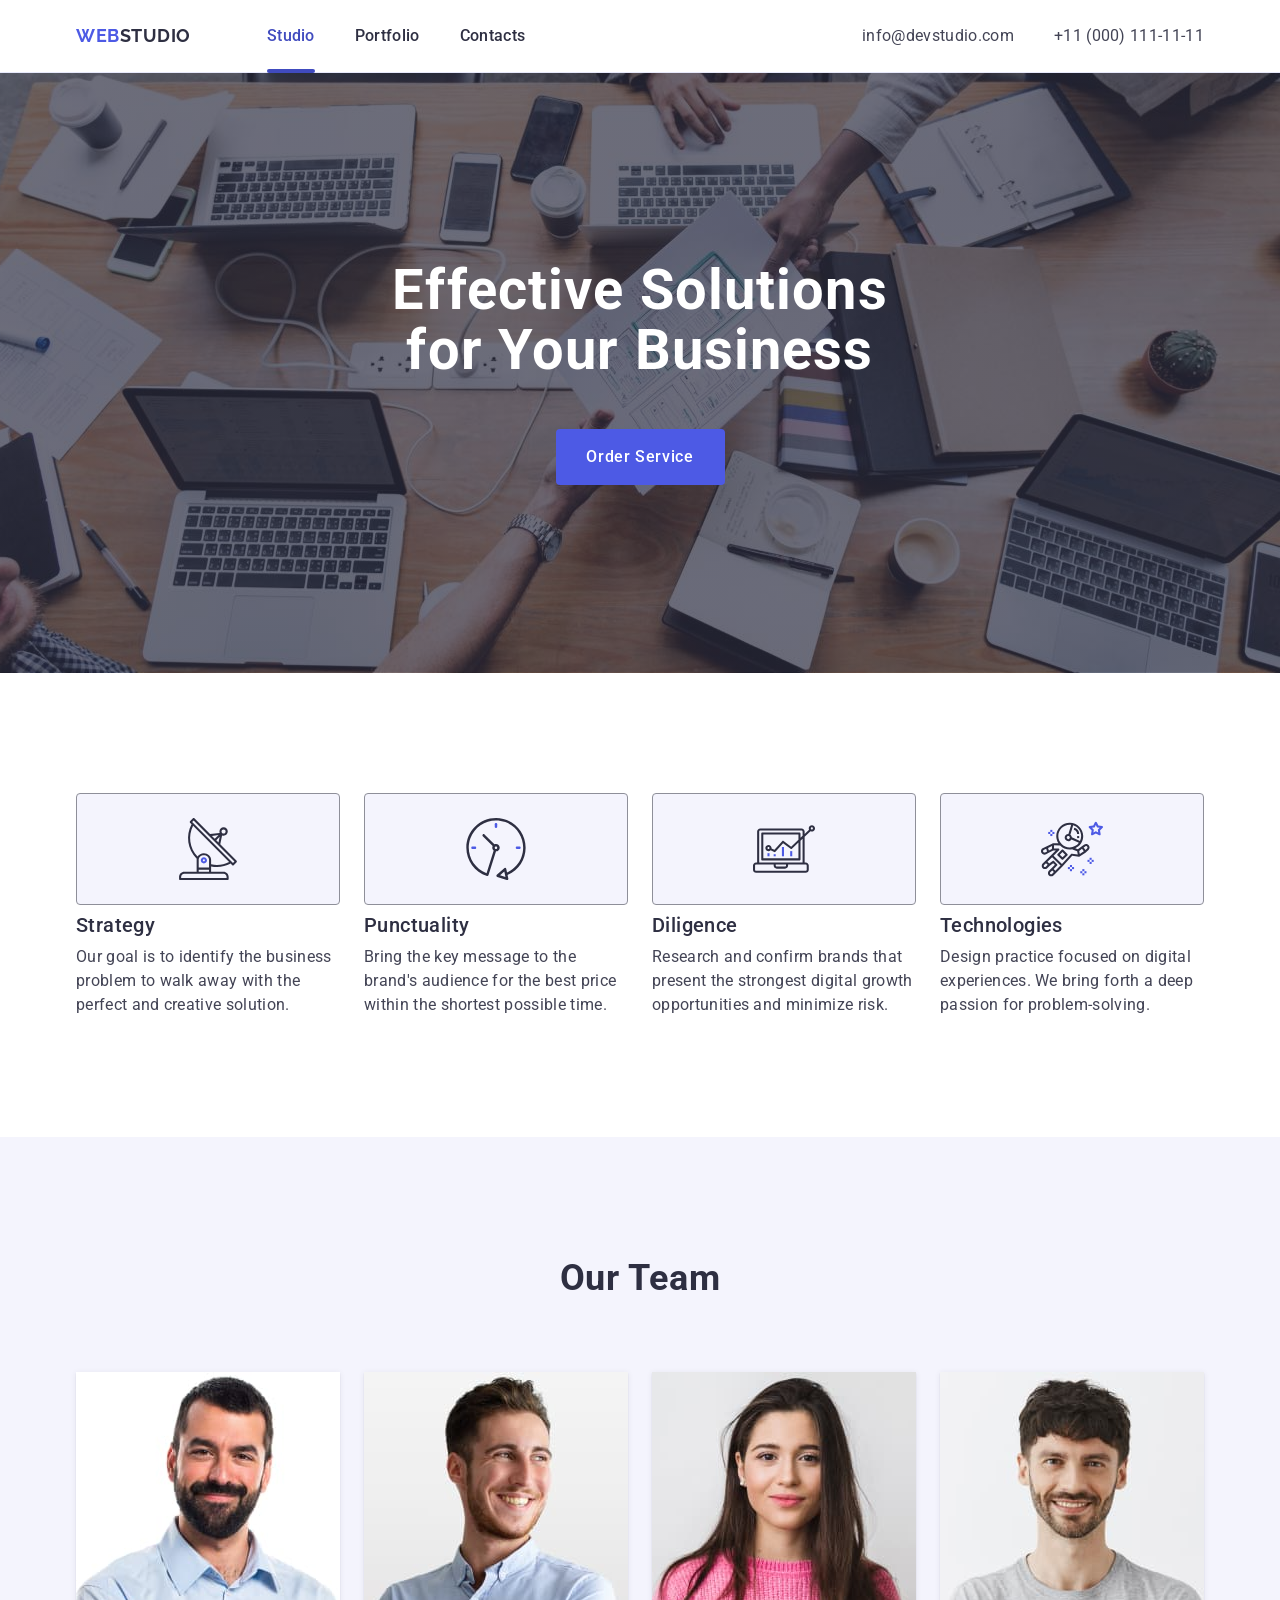
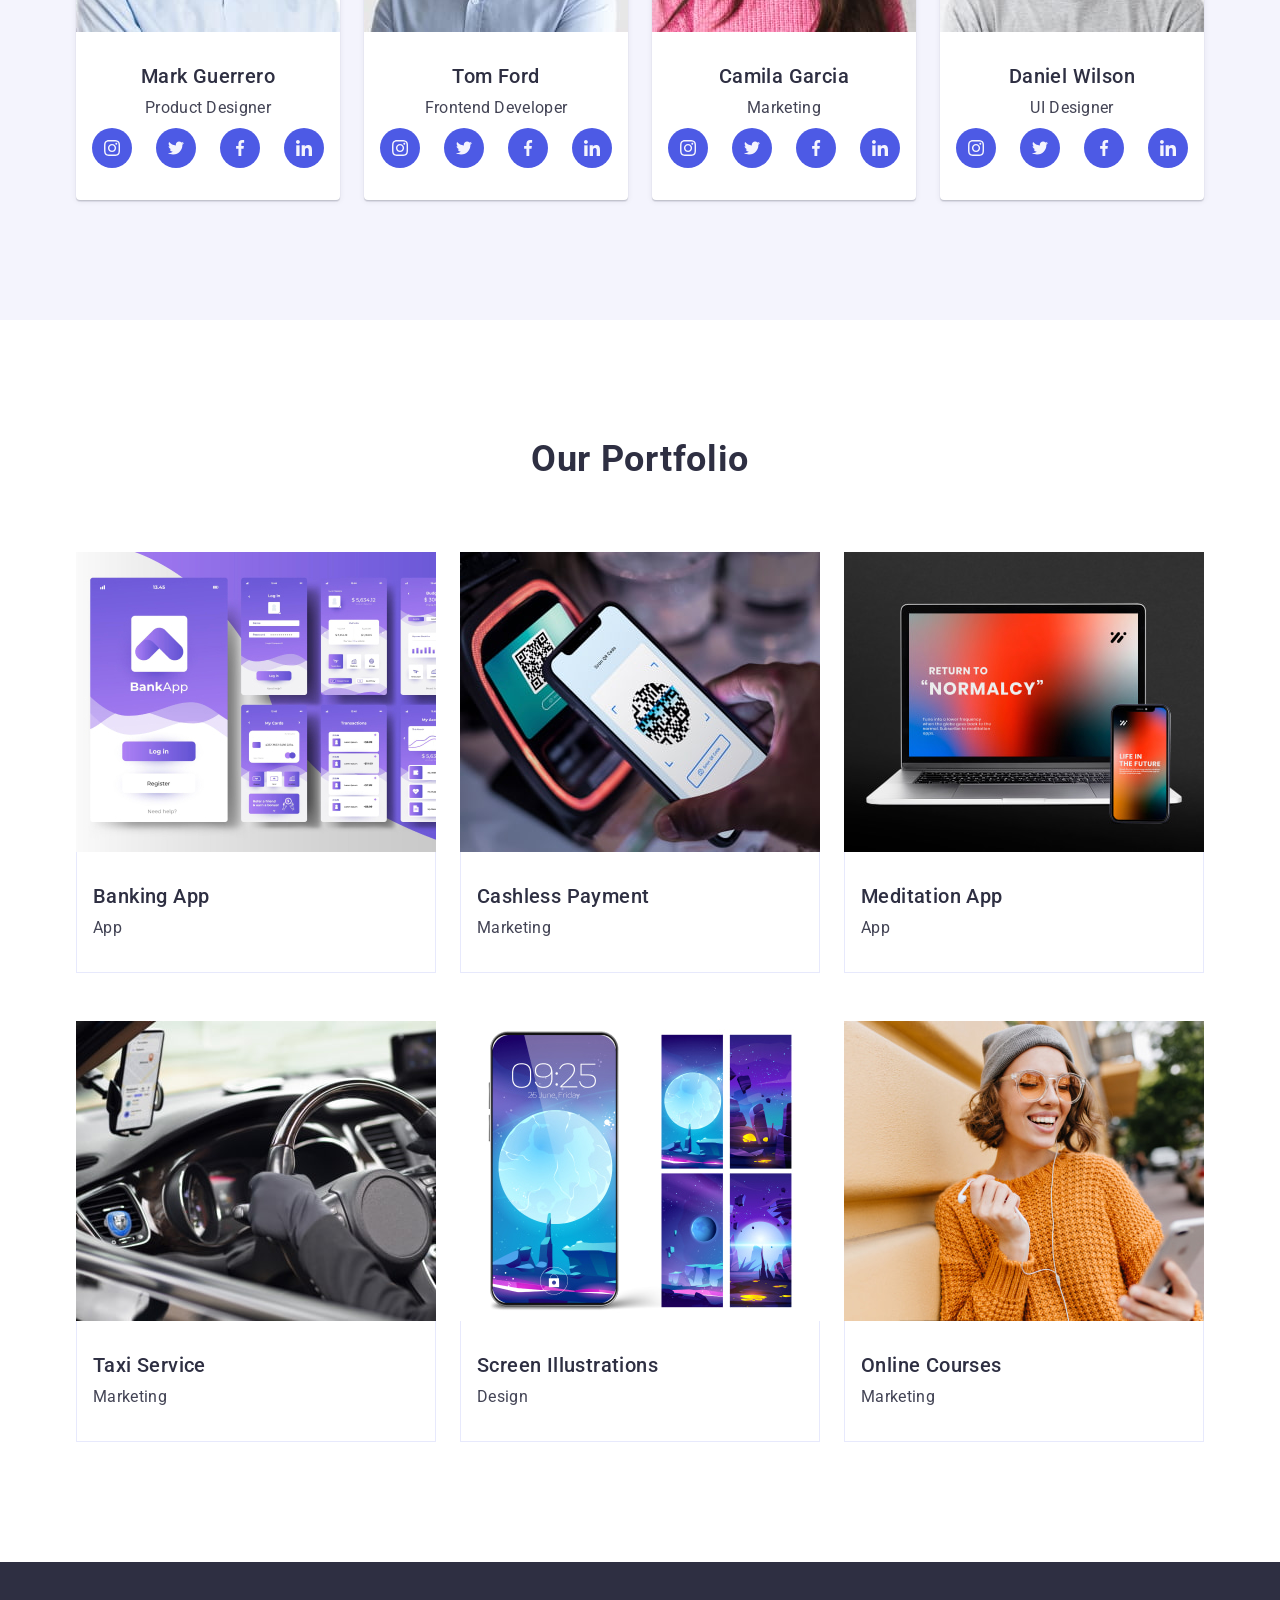
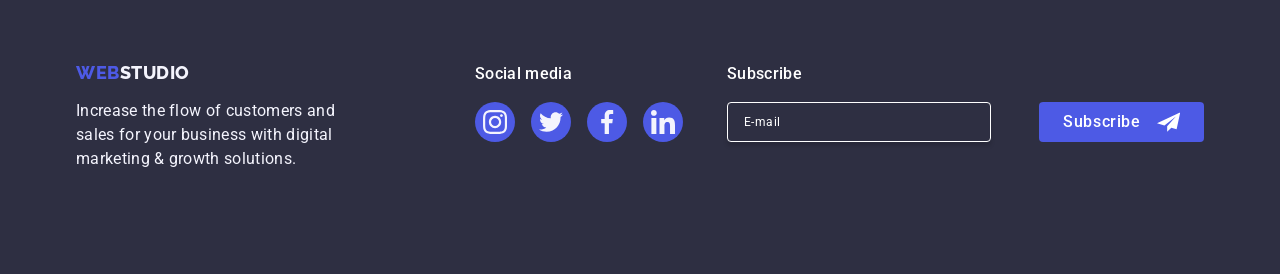
<file: index.html>
<!DOCTYPE html>
<html lang="en">
  <head>
    <meta charset="UTF-8" />
    <meta name="viewport" content="width=device-width, initial-scale=1.0" />
    <meta name="description" content="Web Studio" />
    <link
      rel="stylesheet"
      href="https://cdnjs.cloudflare.com/ajax/libs/modern-normalize/3.0.1/modern-normalize.min.css"
      integrity="sha512-q6WgHqiHlKyOqslT/lgBgodhd03Wp4BEqKeW6nNtlOY4quzyG3VoQKFrieaCeSnuVseNKRGpGeDU3qPmabCANg=="
      crossorigin="anonymous"
      referrerpolicy="no-referrer"
    />
    <link href="./css/styles.css" rel="stylesheet" type="text/css" />
    <link rel="preconnect" href="https://fonts.googleapis.com" />
    <link rel="preconnect" href="https://fonts.gstatic.com" crossorigin />
    <link
      href="https://fonts.googleapis.com/css2?family=Raleway:wght@700&family=Roboto:wght@400;500;700;900&display=swap"
      rel="stylesheet"
    />
    <title>Web Studio</title>
  </head>

  <body>
    <header class="main-header">
      <div class="container header-container">
        <nav class="site-nav">
          <a class="logo link" href="./index.html"
            >WEB<span class="text-logo-studio">Studio</span></a
          >

          <ul class="menu list">
            <li class="navigation-menu-item">
              <a class="studio-link link active" href="./index.html">Studio</a>
            </li>
            <li class="navigation-menu-item">
              <a class="portfolio-link link" href="./portfolio.html"
                >Portfolio</a
              >
            </li>
            <li class="navigation-menu-item">
              <a class="contacts-link link" href="">Contacts</a>
            </li>
          </ul>
        </nav>

        <address class="contacts">
          <ul class="contacts list">
            <li class="contacts item">
              <a class="email link" href="mailto:info@devstudio.com"
                >info@devstudio.com</a
              >
            </li>
            <li class="contacts item">
              <a class="email link" href="tel:+110001111111"
                >+11 (000) 111-11-11</a
              >
            </li>
          </ul>
        </address>
      </div>
    </header>

    <main>
      <!-- FIRST MAIN SECTION  -->

      <section class="hero-section">
        <div class="container hero-container">
          <h1 class="first-header">Effective Solutions for Your Business</h1>
          <button class="order-service-button" type="button" data-modal-open>
            Order Service
          </button>
        </div>
      </section>

      <!-- SECOND SECTION  -->
      <section class="section second-section">
        <div class="container">
          <!-- THERES NO HEADER BUT VALIDATOR ASKS FOR IT THERES NO HEADER BUT VALIDATOR ASKS FOR IT THERES NO HEADER BUT VALIDATOR ASKS FOR IT -->
          <h2 class="visually-hidden">Features</h2>
          <!-- THERES NO HEADER BUT VALIDATOR ASKS FOR IT THERES NO HEADER BUT VALIDATOR ASKS FOR IT THERES NO HEADER BUT VALIDATOR ASKS FOR IT -->
          <ul class="list second-section">
            <li class="second-section list-item">
              <div class="feature-list-item-container">
                <svg width="64" height="64">
                  <use href="./images/icons.svg#icon-antenna"></use>
                </svg>
              </div>
              <h3 class="third-header">Strategy</h3>
              <p class="about-our-work">
                Our goal is to identify the business problem to walk away with
                the perfect and creative solution.
              </p>
            </li>
            <li class="second-section list-item">
              <div class="feature-list-item-container">
                <svg width="64" height="64">
                  <use href="./images/icons.svg#icon-clock"></use>
                </svg>
              </div>
              <h3 class="third-header">Punctuality</h3>
              <p class="about-our-work">
                Bring the key message to the brand's audience for the best price
                within the shortest possible time.
              </p>
            </li>
            <li class="second-section list-item">
              <div class="feature-list-item-container">
                <svg width="64" height="64">
                  <use href="./images/icons.svg#icon-diagram"></use>
                </svg>
              </div>
              <h3 class="third-header">Diligence</h3>
              <p class="about-our-work">
                Research and confirm brands that present the strongest digital
                growth opportunities and minimize risk.
              </p>
            </li>
            <li class="second-section list-item">
              <div class="feature-list-item-container">
                <svg width="64" height="64">
                  <use href="./images/icons.svg#icon-astronaut"></use>
                </svg>
              </div>
              <h3 class="third-header">Technologies</h3>
              <p class="about-our-work">
                Design practice focused on digital experiences. We bring forth a
                deep passion for problem-solving.
              </p>
            </li>
          </ul>
        </div>
      </section>

      <!-- SECTION THREE  -->
      <section class="section third-section">
        <div class="container third-container">
          <h2 class="second-header">Our Team</h2>
          <ul class="list third-section">
            <li class="underlist">
              <img
                src="./images/team/mark_g.jpg"
                width="264"
                height="260"
                alt="Mark Guerrero"
              />
              <div class="position-container">
                <h3 class="third-header">Mark Guerrero</h3>
                <p class="about-our-work">Product Designer</p>
                <ul class="social-list">
                  <li class="social-list-item list">
                    <a class="social-list-link" href="">
                      <svg class="social-list-icon" width="16" height="16">
                        <use
                          href="./images/icons.svg#icon-instagram"
                        ></use></svg
                    ></a>
                  </li>
                  <li class="social-list-item list">
                    <a class="social-list-link" href="">
                      <svg class="social-list-icon" width="16" height="16">
                        <use href="./images/icons.svg#icon-twitter"></use></svg
                    ></a>
                  </li>
                  <li class="social-list-item list">
                    <a class="social-list-link" href="">
                      <svg class="social-list-icon" width="16" height="16">
                        <use href="./images/icons.svg#icon-facebook"></use></svg
                    ></a>
                  </li>
                  <li class="social-list-item list">
                    <a class="social-list-link" href="">
                      <svg class="social-list-icon" width="16" height="16">
                        <use href="./images/icons.svg#icon-linkedin"></use></svg
                    ></a>
                  </li>
                </ul>
              </div>
            </li>
            <li class="underlist">
              <img
                src="./images/team/tom_f.jpg"
                width="264"
                height="260"
                alt="Tom Ford"
              />
              <div class="position-container">
                <h3 class="third-header">Tom Ford</h3>
                <p class="about-our-work">Frontend Developer</p>
                <ul class="social-list">
                  <li class="social-list-item list">
                    <a class="social-list-link" href="">
                      <svg class="social-list-icon" width="16" height="16">
                        <use
                          href="./images/icons.svg#icon-instagram"
                        ></use></svg
                    ></a>
                  </li>
                  <li class="social-list-item list">
                    <a class="social-list-link" href="">
                      <svg class="social-list-icon" width="16" height="16">
                        <use href="./images/icons.svg#icon-twitter"></use></svg
                    ></a>
                  </li>
                  <li class="social-list-item list">
                    <a class="social-list-link" href="">
                      <svg class="social-list-icon" width="16" height="16">
                        <use href="./images/icons.svg#icon-facebook"></use></svg
                    ></a>
                  </li>
                  <li class="social-list-item list">
                    <a class="social-list-link" href="">
                      <svg class="social-list-icon" width="16" height="16">
                        <use href="./images/icons.svg#icon-linkedin"></use></svg
                    ></a>
                  </li>
                </ul>
              </div>
            </li>
            <li class="underlist">
              <img
                src="./images/team/camila_g.jpg"
                width="264"
                height="260"
                alt="Camila Garcia"
              />
              <div class="position-container">
                <h3 class="third-header">Camila Garcia</h3>
                <p class="about-our-work">Marketing</p>
                <ul class="social-list">
                  <li class="social-list-item list">
                    <a class="social-list-link" href="">
                      <svg class="social-list-icon" width="16" height="16">
                        <use
                          href="./images/icons.svg#icon-instagram"
                        ></use></svg
                    ></a>
                  </li>
                  <li class="social-list-item list">
                    <a class="social-list-link" href="">
                      <svg class="social-list-icon" width="16" height="16">
                        <use href="./images/icons.svg#icon-twitter"></use></svg
                    ></a>
                  </li>
                  <li class="social-list-item list">
                    <a class="social-list-link" href="">
                      <svg class="social-list-icon" width="16" height="16">
                        <use href="./images/icons.svg#icon-facebook"></use></svg
                    ></a>
                  </li>
                  <li class="social-list-item list">
                    <a class="social-list-link" href="">
                      <svg class="social-list-icon" width="16" height="16">
                        <use href="./images/icons.svg#icon-linkedin"></use></svg
                    ></a>
                  </li>
                </ul>
              </div>
            </li>
            <li class="underlist">
              <img
                src="./images/team/daniel_w.jpg"
                width="264"
                height="260"
                alt="Daniel Wilson"
              />
              <div class="position-container">
                <h3 class="third-header">Daniel Wilson</h3>
                <p class="about-our-work">UI Designer</p>
                <ul class="social-list">
                  <li class="social-list-item list">
                    <a class="social-list-link" href="">
                      <svg class="social-list-icon" width="16" height="16">
                        <use
                          href="./images/icons.svg#icon-instagram"
                        ></use></svg
                    ></a>
                  </li>
                  <li class="social-list-item list">
                    <a class="social-list-link" href="">
                      <svg class="social-list-icon" width="16" height="16">
                        <use href="./images/icons.svg#icon-twitter"></use></svg
                    ></a>
                  </li>
                  <li class="social-list-item list">
                    <a class="social-list-link" href="">
                      <svg class="social-list-icon" width="16" height="16">
                        <use href="./images/icons.svg#icon-facebook"></use></svg
                    ></a>
                  </li>
                  <li class="social-list-item list">
                    <a class="social-list-link" href="">
                      <svg class="social-list-icon" width="16" height="16">
                        <use href="./images/icons.svg#icon-linkedin"></use></svg
                    ></a>
                  </li>
                </ul>
              </div>
            </li>
          </ul>
        </div>
      </section>
      <!-- SECTION FOUR  -->
      <section class="section four-section">
        <div class="container four-container">
          <h2 class="section-title">Our Portfolio</h2>
          <ul class="list four-section">
            <li class="frame">
              <div class="frame-wrapper">
                <img
                  src="./images/portfolio/bank-interface-concept.jpg"
                  alt="Bank Interface Concept"
                  width="360"
                />
                <p class="frame-wrapper-text">
                  14 Stylish and User-Friendly App Design Concepts · Task
                  Manager App · Calorie Tracker App · Exotic Fruit Ecommerce App
                  · Cloud Storage App
                </p>
              </div>
              <div class="what-we-do description">
                <h3 class="card-title">Banking App</h3>
                <p class="card-description">App</p>
              </div>
            </li>
            <li class="frame">
              <div class="frame-wrapper">
                <img
                  src="./images/portfolio/cashless-payment.jpg"
                  alt="Cashless Payment"
                  width="360"
                />
                <p class="frame-wrapper-text">
                  14 Stylish and User-Friendly App Design Concepts · Task
                  Manager App · Calorie Tracker App · Exotic Fruit Ecommerce App
                  · Cloud Storage App
                </p>
              </div>
              <div class="what-we-do description">
                <h3 class="card-title">Cashless Payment</h3>
                <p class="card-description">Marketing</p>
              </div>
            </li>
            <li class="frame">
              <div class="frame-wrapper">
                <img
                  src="./images/portfolio/meditation-app.jpg"
                  alt="Meditation App"
                  width="360"
                />
                <p class="frame-wrapper-text">
                  14 Stylish and User-Friendly App Design Concepts · Task
                  Manager App · Calorie Tracker App · Exotic Fruit Ecommerce App
                  · Cloud Storage App
                </p>
              </div>
              <div class="what-we-do description">
                <h3 class="card-title">Meditation App</h3>
                <p class="card-description">App</p>
              </div>
            </li>
            <li class="frame">
              <div class="frame-wrapper">
                <img
                  src="./images/portfolio/taxi-service.jpg"
                  alt="Taxi Service"
                  width="360"
                />
                <p class="frame-wrapper-text">
                  14 Stylish and User-Friendly App Design Concepts · Task
                  Manager App · Calorie Tracker App · Exotic Fruit Ecommerce App
                  · Cloud Storage App
                </p>
              </div>
              <div class="what-we-do description">
                <h3 class="card-title">Taxi Service</h3>
                <p class="card-description">Marketing</p>
              </div>
            </li>
            <li class="frame">
              <div class="frame-wrapper">
                <img
                  src="./images/portfolio/screen-illustrations.jpg"
                  alt="Screen Illustrations"
                  width="360"
                />
                <p class="frame-wrapper-text">
                  14 Stylish and User-Friendly App Design Concepts · Task
                  Manager App · Calorie Tracker App · Exotic Fruit Ecommerce App
                  · Cloud Storage App
                </p>
              </div>
              <div class="what-we-do description">
                <h3 class="card-title">Screen Illustrations</h3>
                <p class="card-description">Design</p>
              </div>
            </li>
            <li class="frame">
              <div class="frame-wrapper">
                <img
                  src="./images/portfolio/online-courses.jpg"
                  alt="Online Courses"
                  width="360"
                />
                <p class="frame-wrapper-text">
                  14 Stylish and User-Friendly App Design Concepts · Task
                  Manager App · Calorie Tracker App · Exotic Fruit Ecommerce App
                  · Cloud Storage App
                </p>
              </div>
              <div class="what-we-do description">
                <h3 class="card-title">Online Courses</h3>
                <p class="card-description">Marketing</p>
              </div>
            </li>
          </ul>
        </div>
      </section>
    </main>
    <!-- FOOTER  -->
    <footer class="footer">
      <div class="footer-container container">
        <div class="footer-logo-container">
          <a class="link" href="./index.html"
            >WEB<span class="text-logo-studio-footer">Studio</span></a
          >
          <p class="footer-text">
            Increase the flow of customers and sales for your business with
            digital marketing & growth solutions.
          </p>
        </div>
        <div class="footer-social-container container">
          <p class="footer-social-links-text">Social media</p>
          <ul class="social-list-footer">
            <li class="social-list-item list">
              <a class="social-list-link" href="">
                <svg class="social-list-icon" width="24" height="24">
                  <use href="./images/icons.svg#icon-instagram"></use></svg
              ></a>
            </li>
            <li class="social-list-item list">
              <a class="social-list-link" href="">
                <svg class="social-list-icon" width="24" height="24">
                  <use href="./images/icons.svg#icon-twitter"></use></svg
              ></a>
            </li>
            <li class="social-list-item list">
              <a class="social-list-link" href="">
                <svg class="social-list-icon" width="24" height="24">
                  <use href="./images/icons.svg#icon-facebook"></use></svg
              ></a>
            </li>
            <li class="social-list-item list">
              <a class="social-list-link" href="">
                <svg class="social-list-icon" width="24" height="24">
                  <use href="./images/icons.svg#icon-linkedin"></use></svg
              ></a>
            </li>
          </ul>
        </div>
        <div class="footer-subscription">
          <p class="footer-subscription-text">Subscribe</p>
          <form class="footer-subscription-form" action="#">
            <label class="footer-form-label">
              <input
                class="footer-form-input"
                type="email"
                name="footer-form-input"
                placeholder="E-mail"
              />
            </label>
            <button class="subscribe-button" type="submit">
              Subscribe
              <svg class="subscribe-button-img" width="24" height="24">
                <use href="./images/icons.svg#icon-telegram"></use>
              </svg>
            </button>
          </form>
        </div>
      </div>
    </footer>

    <!-- MODAL WINDOW -->

    <div class="modal-button-container" data-modal>
      <div class="modal-window">
        <button
          class="modal-window-close-button"
          type="button"
          data-modal-close
        >
          <svg class="modal-window-close-button-image" width="8" height="8">
            <use href="./images/icons.svg#icon-close"></use>
          </svg>
        </button>

        <p class="modal-header">
          Leave your contacts and we will call you back
        </p>

        <form class="modal-form" action="#">
          <div class="modal-form-section">
            <label class="modal-form-label" for="user-name">Name</label>
            <div class="form-div-section">
              <input
                class="modal-form-input"
                type="text"
                name="user-name"
                id="user-name"
                placeholder=" "
              />
              <svg class="modal-input-image" width="18" height="24">
                <use
                  class="modal-input-icon"
                  href="./images/icons.svg#icon-person"
                ></use>
              </svg>
            </div>
          </div>
          <div class="modal-form-section">
            <label class="modal-form-label" for="modal-form-phone">Phone</label>
            <div class="form-div-section">
              <input
                class="modal-form-input"
                type="number"
                name="modal-form-phone"
                id="modal-form-phone"
                placeholder=" "
              />
              <svg class="modal-input-image" width="18" height="24">
                <use
                  class="modal-input-icon"
                  href="./images/icons.svg#icon-phone"
                ></use>
              </svg>
            </div>
          </div>
          <div class="modal-form-section">
            <label class="modal-form-label" for="modal-form-mail">Email</label>
            <div class="form-div-section">
              <input
                class="modal-form-input"
                type="email"
                name="modal-form-mail"
                id="modal-form-mail"
                placeholder=" "
              />
              <svg class="modal-input-image" width="18" height="24">
                <use
                  class="modal-input-icon"
                  href="./images/icons.svg#icon-email"
                ></use>
              </svg>
            </div>
          </div>

          <div class="modal-form-comment-section">
            <label class="modal-form-label" for="user-comment">Comment</label>
            <textarea
              class="modal-form-comment"
              name="user-comment"
              id="user-comment"
              rows="5"
              placeholder="Text input"
            ></textarea>
          </div>

          <div class="privacy-section">
            <input
              class="checkbox visually-hidden"
              type="checkbox"
              name="user-privacy"
              id="user-privacy"
              value="true"
            />
            <label class="privacy-policy-text" for="user-privacy"
              ><span class="checkbox-span">
                <svg class="user-privacy-accept-icon" width="10" height="8">
                  <use href="./images/icons.svg#checkbox"></use></svg></span
              >I accept the terms and conditions of the
              <a
                href="#"
                class="privacy-policy-link"
                target="_blank"
                rel="noopener noreferrer"
                >Privacy Policy</a
              >
            </label>
          </div>

          <button class="send-form-button" type="submit">Send</button>
        </form>
      </div>
    </div>
    <script src="./js/modal.js"></script>
  </body>
</html>
</file>
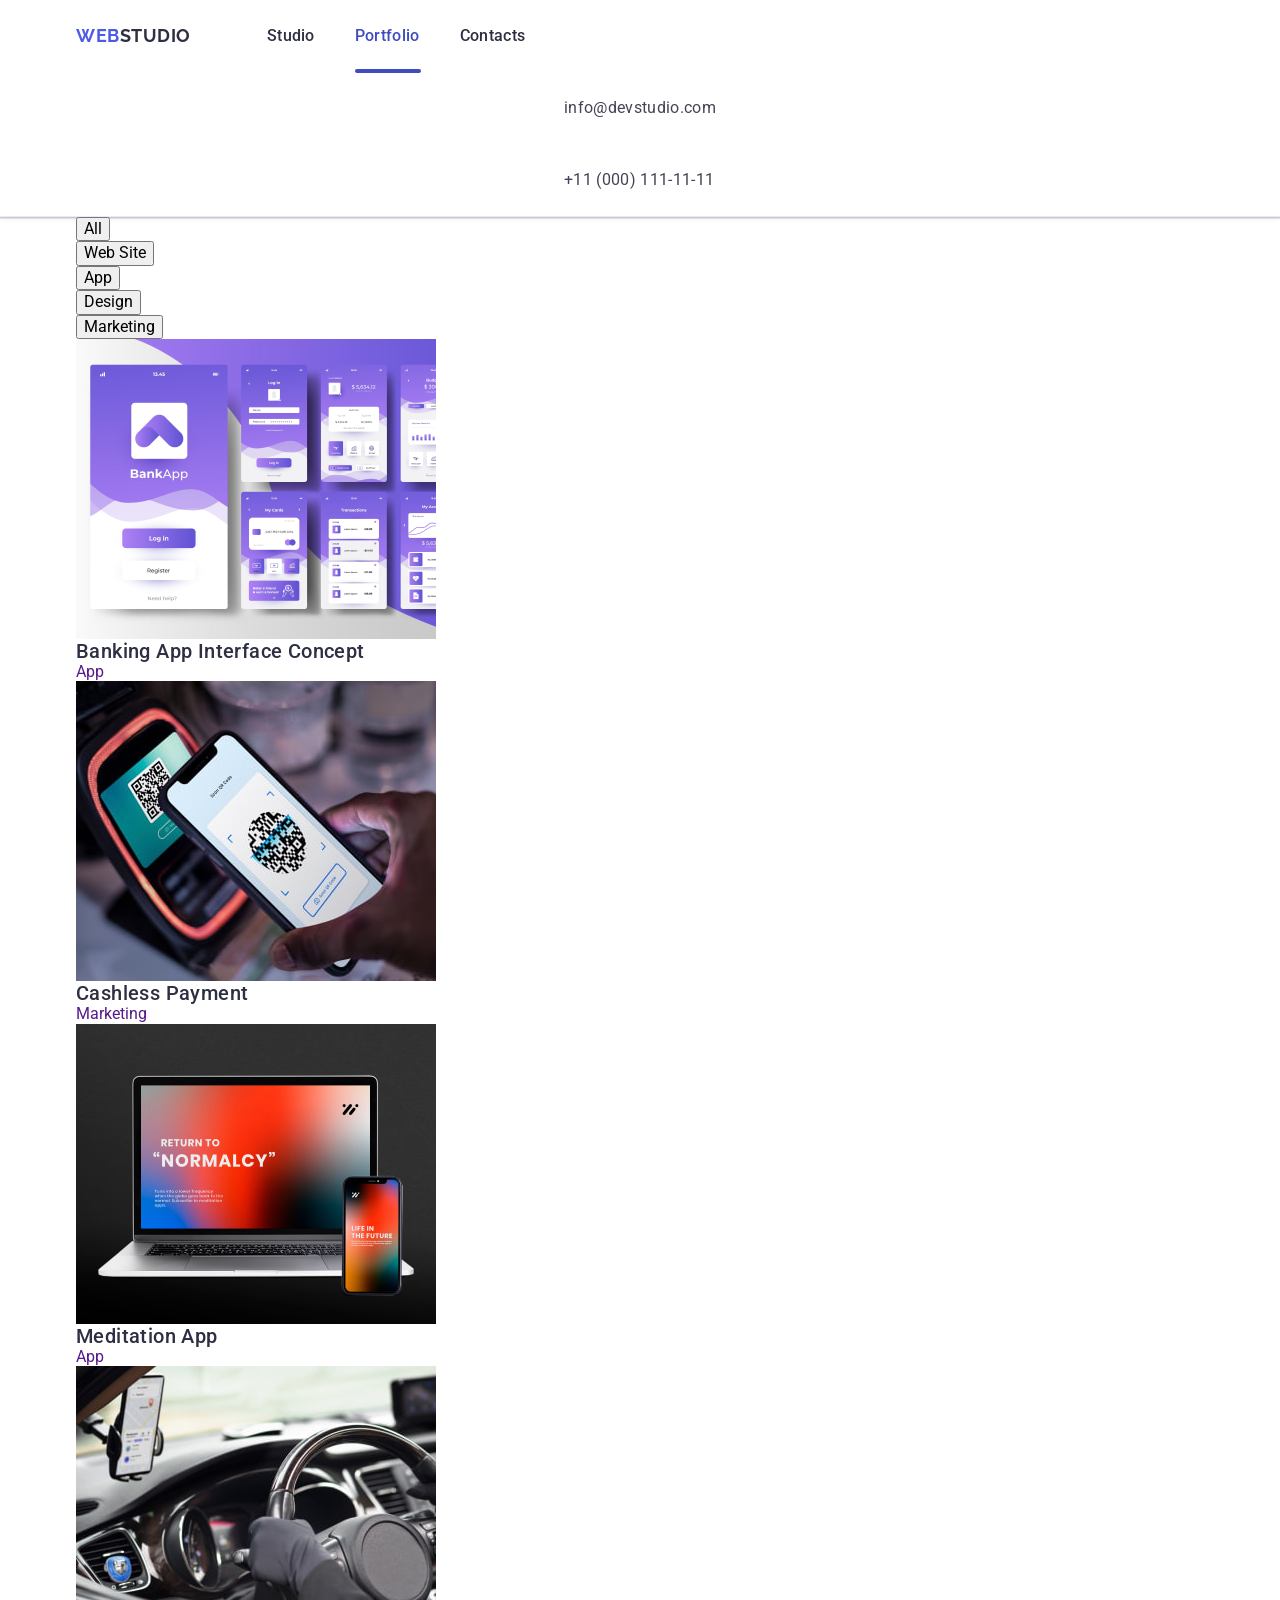
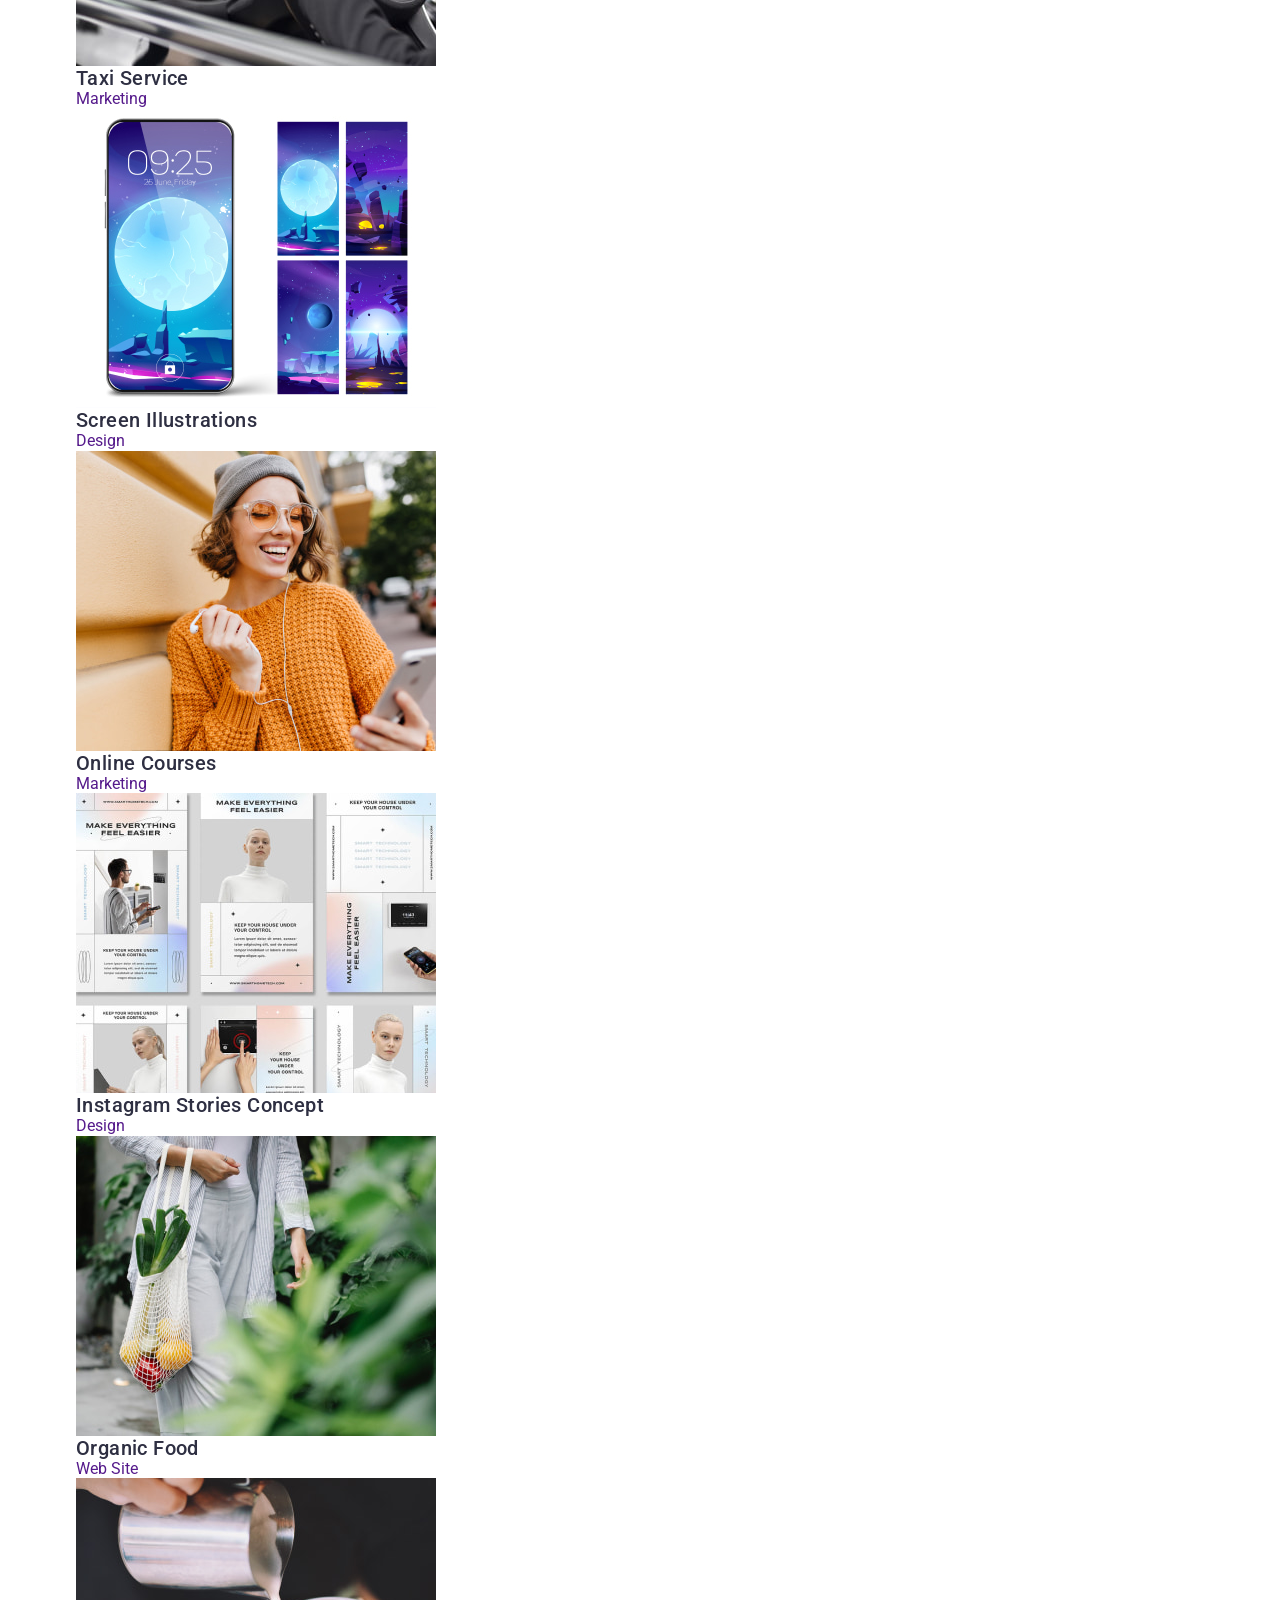
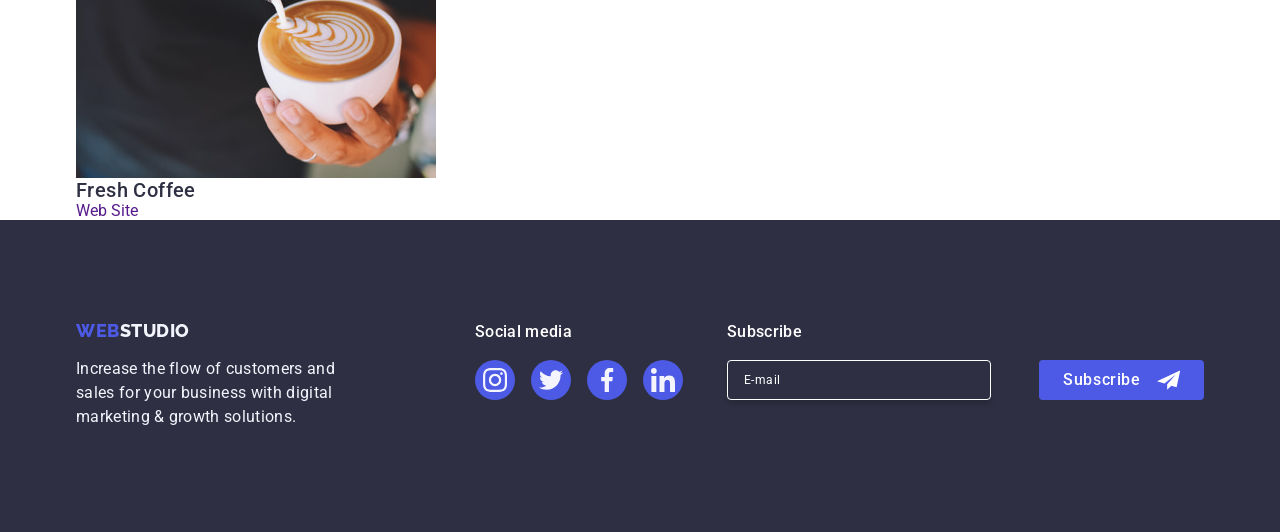
<file: portfolio.html>
<!DOCTYPE html>
<html lang="en">
  <head>
    <meta charset="UTF-8" />
    <meta name="viewport" content="width=device-width, initial-scale=1.0" />
    <link rel="stylesheet" href="https://cdnjs.cloudflare.com/ajax/libs/modern-normalize/2.0.0/modern-normalize.min.css" integrity="sha512-4xo8blKMVCiXpTaLzQSLSw3KFOVPWhm/TRtuPVc4WG6kUgjH6J03IBuG7JZPkcWMxJ5huwaBpOpnwYElP/m6wg==" crossorigin="anonymous" referrerpolicy="no-referrer" />
    <link href="./css/styles.css" rel="stylesheet" type="text/css" />
    <link rel="preconnect" href="https://fonts.googleapis.com" />
    <link rel="preconnect" href="https://fonts.gstatic.com" crossorigin />
    <link
      href="https://fonts.googleapis.com/css2?family=Raleway:wght@800&family=Roboto:wght@400;500;700;900&display=swap"
      rel="stylesheet"
    />
    <title>Portfolio</title>
  </head>
  <body>

    <header class="main-header">
      <div class="container">
        <nav class="site-nav">
          <a class="logo link" href="./index.html"
            >WEB<span class="text-logo-studio">Studio</span></a
          >

          <!-- Navigation -->

          <ul class="menu list">
            <li class="navigation-menu-item"><a class="studio-link link" href="./index.html">Studio</a></li>
            <li class="navigation-menu-item">
              <a class="menu-portfolio link active" href="./portfolio.html">Portfolio</a>
            </li>
            <li class="navigation-menu-item"><a class="contacts-link link" href="">Contacts</a></li>
          </ul>
        </nav>

        <!-- Contacts -->

        <address class="contacts">
          <ul class="list">
            <li>
              <a class="portfolio-email link" href="mailto:info@devstudio.com"
                >info@devstudio.com</a
              >
            </li>
            <li>
              <a class="portfolio-email link" href="tel:+110001111111">+11 (000) 111-11-11</a>
            </li>
          </ul>
        </address>
      </div>
    </header>

    <main>


      <!-- PORTFOLIO SECTION  -->
      <section class="portfolio-section">


          <!-- FIRST CONTAINER  -->
      <div class="container">
        <h1 class="visually-hidden">for validator</h1>


        <!-- SORTING BUTTONS -->


        <ul class="button list">
          <li class="button-item">
            <button class="portfolio-sorting-button" type="button">All</button>
          </li>
          <li class="button-item">
            <button class="portfolio-sorting-button" type="button">Web Site</button>
          </li>
          <li class="button-item">
            <button class="portfolio-sorting-button" type="button">App</button>
          </li>
          <li class="button-item">
            <button class="portfolio-sorting-button" type="button">Design</button>
          </li>
          <li class="button-item">
            <button class="portfolio-sorting-button" type="button">Marketing</button>
          </li>
        </ul>



        <!-- CONTENT LIST  -->


        <ul class="portfolio-content list">
          <li class="frame">
            <a href="" class="portfolio-content-link link"><div class="frame-wrapper"><img src="./images/portfolio/bank-interface-concept.jpg"
                width="360" height="300" alt="Bank Interface Concept"/>
                
              <p class="frame-wrapper-text">14 Stylish and User-Friendly App Design Concepts · Task Manager App · Calorie Tracker App · Exotic Fruit Ecommerce App · Cloud Storage App</p>
            </div>
            <div class="descr">
              <h2 class="second-header-portfolio">
                Banking App Interface Concept
              </h2>
              <p class="portfolio-about-our-work">App</p>
            </div>
          </a>
          </li>
          <li class="frame">
            <a href="" class="portfolio-content-link link"
              ><div class="frame-wrapper"><img
                src="./images/portfolio/cashless-payment.jpg"
                width="360"
                height="300"
                alt="Cashless Payment"
              />
              <p class="frame-wrapper-text">14 Stylish and User-Friendly App Design Concepts · Task Manager App · Calorie Tracker App · Exotic Fruit Ecommerce App · Cloud Storage App</p>
            </div>
              <div class="descr">
              <h2 class="second-header-portfolio">Cashless Payment</h2>
              <p class="portfolio-about-our-work">Marketing</p></div></a>
          </li>
          <li class="frame">
            <a href="" class="portfolio-content-link link"
              ><div class="frame-wrapper"><img
                src="./images/portfolio/meditation-app.jpg"
                width="360"
                height="300"
                alt="Meditation App"
              />
              <p class="frame-wrapper-text">14 Stylish and User-Friendly App Design Concepts · Task Manager App · Calorie Tracker App · Exotic Fruit Ecommerce App · Cloud Storage App</p>
            </div>
              <div class="descr">
              <h2 class="second-header-portfolio">Meditation App</h2>
              <p class="portfolio-about-our-work">App</p></div></a>
          </li>
          <li class="frame">
            <a href="" class="portfolio-content-link link"
              ><div class="frame-wrapper"><img
                src="./images/portfolio/taxi-service.jpg"
                width="360"
                height="300"
                alt="Taxi Driver"
              />
              <p class="frame-wrapper-text">14 Stylish and User-Friendly App Design Concepts · Task Manager App · Calorie Tracker App · Exotic Fruit Ecommerce App · Cloud Storage App</p>
            </div>
              <div class="descr">
              <h2 class="second-header-portfolio">Taxi Service</h2>
              <p class="portfolio-about-our-work">Marketing</p></div></a>
          </li>
          <li class="frame">
            <a href="" class="portfolio-content-link link"
              ><div class="frame-wrapper"><img
                src="./images/portfolio/screen-illustrations.jpg"
                width="360"
                height="300"
                alt="Screen Illustrations"
              />
              <p class="frame-wrapper-text">14 Stylish and User-Friendly App Design Concepts · Task Manager App · Calorie Tracker App · Exotic Fruit Ecommerce App · Cloud Storage App</p>
            </div>
              <div class="descr">
              <h2 class="second-header-portfolio">Screen Illustrations</h2>
              <p class="portfolio-about-our-work">Design</p></div></a>
          </li>
          <li class="frame">
            <a href="" class="portfolio-content-link link"
              ><div class="frame-wrapper"><img
                src="./images/portfolio/online-courses.jpg"
                width="360"
                height="300"
                alt="Girl online courses"
              />
              <p class="frame-wrapper-text">14 Stylish and User-Friendly App Design Concepts · Task Manager App · Calorie Tracker App · Exotic Fruit Ecommerce App · Cloud Storage App</p>
            </div>
              <div class="descr">
              <h2 class="second-header-portfolio">Online Courses</h2>
              <p class="portfolio-about-our-work">Marketing</p></div></a>
          </li>
          <li class="frame">
            <a href="" class="portfolio-content-link link"
              ><div class="frame-wrapper"><img
                src="./images/portfolio/insta-stories-concept.jpg"
                width="360"
                height="300"
                alt="Instagram Stories"
              />
              <p class="frame-wrapper-text">14 Stylish and User-Friendly App Design Concepts · Task Manager App · Calorie Tracker App · Exotic Fruit Ecommerce App · Cloud Storage App</p>
            </div>
              <div class="descr">
              <h2 class="second-header-portfolio">Instagram Stories Concept</h2>
              <p class="portfolio-about-our-work">Design</p></div></a
            >
          </li>
          <li class="frame">
            
            <a href="" class="portfolio-content-link link"
              ><div class="frame-wrapper"><img
                src="./images/portfolio/organic-food.jpg"
                width="360"
                height="300"
                alt="Organic Food"
              />
              <p class="frame-wrapper-text">14 Stylish and User-Friendly App Design Concepts · Task Manager App · Calorie Tracker App · Exotic Fruit Ecommerce App · Cloud Storage App</p>
            </div>
              <div class="descr">
              <h2 class="second-header-portfolio">Organic Food</h2>
              <p class="portfolio-about-our-work">Web Site</p></div></a
            >
          </li>
          <li class="frame">
            
            <a href="" class="portfolio-content-link link"
              ><div class="frame-wrapper"><img
                src="./images/portfolio/fresh-coffee.jpg"
                width="360"
                height="300"
                alt="Fresh Coffee"
              />
              <p class="frame-wrapper-text">14 Stylish and User-Friendly App Design Concepts · Task Manager App · Calorie Tracker App · Exotic Fruit Ecommerce App · Cloud Storage App</p>
            </div>
              <div class="descr">
              <h2 class="second-header-portfolio">Fresh Coffee</h2>
              <p class="portfolio-about-our-work">Web Site</p></div></a
            >
          </li>
        </ul>
      </div>
      </section>
    </main>

    <!-- FOOTER  -->
    
    <footer class="footer">
      <div class="footer-container container">
        <div class="footer-logo-container">
            <a class="link" href="./index.html"
            >WEB<span class="text-logo-studio-footer">Studio</span></a
          >
          <p class="footer-text">
            Increase the flow of customers and sales for your business with
            digital marketing & growth solutions.
          </p>
        </div>
            <div class="footer-social-container container">
              <p class="footer-social-links-text">Social media</p>
              <ul class="social-list-footer">
                <li class="social-list-item list">
                  <a class="social-list-link" href="">
                  <svg class="social-list-icon" width="24" height="24">
                    <use href="./images/icons.svg#icon-instagram"></use>
                  </svg></a>
                </li>
                <li class="social-list-item list">
                  <a class="social-list-link" href="">
                  <svg class="social-list-icon" width="24" height="24">
                  <use href="./images/icons.svg#icon-twitter"></use>
                </svg></a></li>
                <li class="social-list-item list">
                  <a class="social-list-link" href="">
                  <svg class="social-list-icon" width="24" height="24">
                  <use href="./images/icons.svg#icon-facebook"></use>
                </svg></a></li>
                <li class="social-list-item list">
                  <a class="social-list-link" href="">
                  <svg class="social-list-icon" width="24" height="24">
                  <use href="./images/icons.svg#icon-linkedin"></use>
                </svg></a></li>
              </ul>
            </div>
            <div class="footer-subscription">
              <p class="footer-subscription-text">Subscribe</p>
                <form class="footer-subscription-form" action="#">
                  <label class="footer-form-label">
                  <input class="footer-form-input" type="email" name="footer-form-input" placeholder="E-mail">
                </label>
                  <button class="subscribe-button" type="submit">
                    Subscribe
                    <svg class="subscribe-button-img" width="24" height="24">
                      <use href="./images/icons.svg#icon-telegram"></use>
                    </svg>
                  </button>
                </form>
            </div>
      </div>
    </footer>
  </body>
</html>
</file>
<file: css/styles.css>
:root {
  --header-text-color: #2e2f42;
  --iris: #4d5ae5;
  --navyblue: #2e2f42;
  --button-color: #e7e9fc;
  --light-slate: #8e8f99;
}

body {
  font-family: 'Roboto', sans-serif;
  background-color: #ffffff;
  color: #434455;
}

.list {
  list-style: none;
}

h1,
h2,
h3,
h4,
h5,
h6,
p {
  margin: 0;
}

ul,
ol {
  margin: 0;
  padding-left: 0;
}

img {
  display: block;
  max-width: 100%;
  height: auto;
}

.link {
  text-decoration: none;
  display: inline-block;
}

.site-nav > .link {
  font-family: 'Raleway', sans-serif;
  color: var(--iris, #4d5ae5);
  font-weight: 700;
  font-size: 18px;
  line-height: 1.17;
  letter-spacing: 0.03em;
  text-transform: uppercase;
  text-decoration: none;
}

.social-list {
  display: flex;
  gap: 24px;
  padding-top: 8px;
  justify-content: center;
}

.hero-section {
  background-image: linear-gradient(
      rgba(46, 47, 66, 0.7),
      rgba(46, 47, 66, 0.7)
    ),
    url(../images/hero-image/hero-bg.jpg);
  max-width: 1440px;
  flex-shrink: 0;
  padding: 188px 0;
  margin-left: auto;
  margin-right: auto;
  background-repeat: no-repeat;
  background-position: center;
  background-size: cover;
}

.feature-list-item-container {
  display: flex;
  align-items: center;
  justify-content: center;
  max-width: 264px;
  max-height: 112px;
  padding: 24px 100px;
  margin-bottom: 8px;
  border-radius: 4px;
  background-color: #f4f4fd;
  border: 1px solid var(--light-slate);
  width: 264px;
  height: 112px;
}

.text-logo-studio {
  text-transform: uppercase;
  font-family: 'Raleway', sans-serif;
  color: var(--navyblue, #2e2f42);
  font-weight: 700;
  font-size: 18px;
  line-height: 1.17;
  letter-spacing: 0.03em;
  text-decoration: none;
}

.site-nav .list .link {
  font-weight: 500;
  line-height: 1.5;
  letter-spacing: 0.02em;
  color: #2e2f42;
}

address {
  font-style: normal;
}

.section {
  padding: 120px 0;
}

.site-nav {
  display: flex;
  align-items: center;
  text-decoration: none;
  margin-right: auto;
}

.main-header a {
  padding: 24px 0;
}

.social-list-item {
  justify-content: center;
  width: 40px;
  height: 40px;
}

.social-list-link {
  display: flex;
  align-items: center;
  justify-content: center;
  width: 100%;
  height: 100%;
  background-color: #4d5ae5;
  border-radius: 50%;
  transition: background-color 250ms cubic-bezier(0.4, 0, 0.2, 1);
}

.social-list-link:hover {
  background-color: #404bbf;
}
.social-list-link:focus {
  background-color: #404bbf;
}

.social-list-icon {
  fill: #f4f4fd;
}

.logo.link {
  margin-right: 76px;
}

.footer .container .logo.footer.link {
  margin-bottom: 16px;
}

.menu.list {
  display: flex;
  gap: 40px;
}

.site-nav .list .link:hover,
.link:focus {
  color: #404bbf;
  font-style: normal;
  font-weight: 500;
  line-height: 24px;
  letter-spacing: 0.32px;
}

.site-nav .list .link:focus {
  color: #404bbf;
}

.contacts .list .link:hover {
  color: #404bbf;
}

.contacts .list .link:focus {
  color: #404bbf;
}

.contacts .list .link {
  color: #434455;
}

.contacts .list {
  line-height: 1.5;
  letter-spacing: 0.02em;
  color: #434455;
}

.first-header {
  color: #fff;
  text-align: center;
  /* Header 1 */
  max-width: 496px;
  font-size: 56px;
  font-style: normal;
  font-weight: 700;
  line-height: 1.07;
  letter-spacing: 1.12px;
  margin-right: auto;
  margin-left: auto;
  margin-bottom: 48px;
}

.third-header {
  color: #2e2f42;
  margin-bottom: 8px;
  font-size: 20px;
  font-style: normal;
  font-weight: 500;
  line-height: 1.2;
  letter-spacing: 0.02em;
}

.second-header {
  color: #2e2f42;
  text-align: center;
  font-size: 36px;
  font-style: normal;
  font-weight: 700;
  margin-bottom: 72px;
  line-height: 1.2;
  letter-spacing: 0.72px;
  text-transform: capitalize;
}

.list.second-section {
  display: flex;
  gap: 24px;
}

.list.third-section {
  display: flex;
  gap: 24px;
}

.visually-hidden {
  position: absolute;
  width: 1px;
  height: 1px;
  margin: -1px;
  border: 0;
  padding: 0;

  white-space: nowrap;
  clip-path: inset(100%);
  clip: rect(0 0 0 0);
  overflow: hidden;
}

.portfolio-section .list .about-our-work {
  font-size: 16px;
  line-height: 1.5;
  letter-spacing: 0.02em;
  color: #434455;
  text-align: center;
}

.second-header-portfolio {
  font-weight: 500;
  font-size: 20px;
  line-height: 1.2;
  letter-spacing: 0.02em;
  color: #2e2f42;
}

.header-container {
  display: flex;
}

.first-section {
  padding: 188px 0;
  background-color: #2e2f42;
}

.list-item {
  background-color: #ffffff;
}

.third-section > h2 {
  line-height: 1.11;
}

.third-section {
  background-color: #f4f4fd;
}

.third-section .list .underlist {
  background-color: #ffffff;
  width: calc((100% - 72px) / 4);
  border-radius: 0px 0px 4px 4px;
  box-shadow: 0px 1px 6px rgba(46, 47, 66, 0.08),
    0px 1px 1px rgba(46, 47, 66, 0.16), 0px 2px 1px rgba(46, 47, 66, 0.08);
}

.position-container {
  padding: 32px 0;
  text-align: center;
}

.four-section > h2 {
  line-height: 1.11;
}

.four-section > p {
  font-size: 16px;
  line-height: 1.5;
  letter-spacing: 0.02em;
}

.four-section .list > p {
  font-size: 16px;
  line-height: 1.5;
  letter-spacing: 0.02em;
}

.about-our-work {
  font-size: 16px;
  font-style: normal;
  font-weight: 400;
  line-height: 1.5;
  letter-spacing: 0.02em;
}

.main-header {
  border-bottom: 1px solid #e7e9fc;
  box-shadow: 0px 2px 1px rgba(46, 47, 66, 0.08),
    0px 1px 1px rgba(46, 47, 66, 0.16), 0px 1px 6px rgba(46, 47, 66, 0.08);
}

.container {
  width: 1158px;
  margin: 0 auto;
  padding: 0 15px;
}

.contacts.list {
  display: flex;
  align-items: center;
  gap: 40px;
}

.second-section.list-item {
  width: calc((100% - 72px) / 4);
}

.contacts-mail:hover {
  color: #404bbf;
  justify-content: center;
  flex-shrink: 0;
}

.contacts {
  display: flex;
  justify-content: center;
}

.order-service-button {
  display: block;
  min-width: 169px;
  height: 56px;
  border: none;
  border-radius: 4px;
  background: var(--iris, #4d5ae5);
  cursor: pointer;
  color: #ffffff;
  font-family: 'Roboto', sans-serif;
  /* Button Text */
  font-size: 16px;
  font-style: normal;
  font-weight: 500;
  line-height: 1.5;
  letter-spacing: 0.04em;
  margin-left: auto;
  margin-right: auto;
  transition: background-color 250ms cubic-bezier(0.4, 0, 0.2, 1);
}

.order-service-button:hover,
.order-service-button:focus {
  background-color: #404bbf;
}

.sorting-button {
  cursor: pointer;
  font-family: 'Roboto', sans-serif;
  font-weight: 500;
  font-size: 16px;
  line-height: 1.5;
  letter-spacing: 0.04em;
  color: #4d5ae5;
  background-color: #f4f4fd;
}

.sorting-button:hover {
  color: #ffffff;
  background-color: #404bbf;
}

.sorting-button:focus {
  color: #ffffff;
  background-color: #404bbf;
}

footer {
  background-color: #2e2f42;
  flex-shrink: 0;
  padding: 100px 0;
}

.text-logo-studio-footer {
  color: var(--cloud, #f4f4fd);
  font-family: Raleway;
  font-size: 18px;
  font-style: normal;
  font-weight: 700;
  line-height: 1.17; /* 116.667% */
  letter-spacing: 0.03em;
  text-transform: uppercase;
  display: inline-block;
}

.footer-text {
  color: #f4f4fd;
  font-size: 16px;
  font-style: normal;
  font-weight: 400;
  line-height: 24px;
  max-width: 264px;
  letter-spacing: 0.32px;
}

.footer-container {
  display: block;
  flex-direction: column;
}

.four-container {
  display: block;
}

.third-container {
  display: block;
}

.section-title {
  font-size: 36px;
  line-height: 1.11;
  margin-bottom: 72px;
  text-align: center;
  letter-spacing: 0.02em;
  text-transform: capitalize;
  color: #2e2f42;
}

.list.four-section {
  display: flex;
  flex-wrap: wrap;
  column-gap: 24px;
  row-gap: 48px;
}

.frame {
  row-gap: 48px;
  width: calc((100% - 48px) / 3);
  transition: box-shadow 250ms cubic-bezier(0.4, 0, 0.2, 1);
}

.frame:hover {
  box-shadow: 0px 1px 6px rgba(46, 47, 66, 0.08),
    0px 1px 1px rgba(46, 47, 66, 0.16), 0px 2px 1px rgba(46, 47, 66, 0.08);
}

.frame:hover .frame-wrapper-text {
  transform: translateY(0);
}

.what-we-do.description {
  padding: 32px 16px;
  border: 1px solid #e7e9fc;
  border-top: none;
}

.card-title {
  font-weight: 500;
  font-size: 20px;
  line-height: 1.2;
  letter-spacing: 0.02em;
  color: #2e2f42;
  margin-bottom: 8px;
}

.card-description {
  font-size: 16px;
  line-height: 1.5;
  letter-spacing: 0.02em;
  color: #434455;
}

/* ------------------- */
/*    FOOTER SECTION   */
/* ------------------- */

footer {
  background-color: #2e2f42;
  flex-shrink: 0;
  width: 100%;
  height: 312px;
  padding: 100px 0;
}

.footer-list {
  display: flex;
  flex-wrap: wrap;
  gap: 120px;
  padding: 0;
  margin: 0;
}

.web-studio-footer {
  width: 264px;
  height: 112px;
  margin-top: 100px;
}

.footer .link {
  font-family: 'Raleway', sans-serif;
  font-weight: 800;
  font-size: 18px;
  line-height: 1.17;
  letter-spacing: 0.03em;
  text-transform: uppercase;
  color: #4d5ae5;
  display: inline-block;
  margin-bottom: 16px;
}

.text-logo-studio-footer {
  color: var(--cloud, #f4f4fd);
  font-family: Raleway;
  font-size: 18px;
  font-style: normal;
  font-weight: 800;
  line-height: 1.17; /* 116.667% */
  letter-spacing: 0.03em;
  text-transform: uppercase;
}

.social-list-footer {
  display: flex;
  gap: 16px;
}

.footer-social-links-text {
  color: #ffffff;
  font-style: normal;
  font-weight: 500;
  font-size: 16px;
  line-height: 1.5;
  letter-spacing: 0.02em;
  margin-bottom: 16px;
}

.footer .social-list-link:hover,
.footer .social-list-link:focus {
  background-color: #31d0aa;
}

.footer-text {
  color: #f4f4fd;
  font-size: 16px;
  font-style: normal;
  font-weight: 400;
  line-height: 24px;
  letter-spacing: 0.32px;
  width: 264px;
}

.footer-container {
  display: flex;
  align-items: baseline;
  flex-direction: row;
}

.footer-logo-container {
  margin-right: 120px;
}
.frame-wrapper {
  position: relative;
  overflow: hidden;
}

.frame-wrapper-text {
  position: absolute;
  top: 0;
  font-size: 16px;
  line-height: 1.5;
  letter-spacing: 0.02em;
  color: #f4f4fd;
  padding: 40px 32px;
  background-color: #4d5ae5;
  height: 100%;
  width: 100%;
  transform: translateY(100%);
  transition: transform 250ms cubic-bezier(0.4, 0, 0.2, 1);
}
.studio-link.link.active {
  transition: color 250ms cubic-bezier(0.4, 0, 0.2, 1);
}
.navigation-menu-item {
  transition: color 250ms cubic-bezier(0.4, 0, 0.2, 1);
}

.active::after {
  content: '';
  position: absolute;
  left: 0;
  bottom: -1px;
  background-color: #404bbf;
  border-radius: 2px;
  width: 48px;
  height: 4px;
}

.menu-portfolio.active::after {
  content: '';
  position: absolute;
  left: 0;
  bottom: -1px;
  background-color: #404bbf;
  border-radius: 2px;
  width: 66px;
  height: 4px;
}

.contacts .list .contacts .link {
  transition: color 250ms cubic-bezier(0.4, 0, 0.2, 1);
}

.studio-link.link.active {
  transition: color 250ms cubic-bezier(0.4, 0, 0.2, 1);
}

.contacts.list.email {
  transition: color 250ms cubic-bezier(0.4, 0, 0.2, 1);
}
.menu .navigation-menu-item .active {
  color: #404bbf;
  position: relative;
}

/**
  |============================
  | MODAL WINDOW MAIN PAGE
  |============================
*/

.modal-button-container {
  position: fixed;
  top: 0;
  left: 0;
  width: 100%;
  height: 100%;
  background-color: rgba(46, 47, 66, 0.4);
  transition: opacity 250ms cubic-bezier(0.4, 0, 0.2, 1),
    visibility 250ms cubic-bezier(0.4, 0, 0.2, 1);
  opacity: 0;
  pointer-events: none;
  visibility: hidden;
}

.modal-window {
  position: absolute;
  top: 50%;
  left: 50%;
  transform: translate(-50%, -50%) scale(1);
  width: 408px;
  min-height: 584px;
  background-color: #fcfcfc;
  border-radius: 4px;
  box-shadow: 0px 2px 1px 0px rgba(0, 0, 0, 0.2),
    0px 1px 3px 0px rgba(0, 0, 0, 0.12), 0px 1px 1px 0px rgba(0, 0, 0, 0.14);
  transition: transform 250ms cubic-bezier(0.4, 0, 0.2, 1);
  padding: 72px 24px 24px 24px;
}

.modal-window-close-button {
  display: flex;
  align-items: center;
  justify-content: center;
  background-color: #e7e9fc;
  border: 1px solid rgba(0, 0, 0, 0.1);
  position: absolute;
  top: 24px;
  right: 24px;
  width: 24px;
  height: 24px;
  padding: 0;
  border-radius: 50%;
  cursor: pointer;
  transition: background-color 250ms cubic-bezier(0.4, 0, 0.2, 1),
    border 250ms cubic-bezier(0.4, 0, 0.2, 1);
}

.modal-window-close-button:hover,
.modal-window-close-button:focus {
  background-color: #404bbf;
  border: none;
}

.modal-window-close-button-image {
  transition: fill 250ms cubic-bezier(0.4, 0, 0.2, 1);
}

.modal-window-close-button:hover .modal-window-close-button-image,
.modal-window-close-button:focus .modal-window-close-button-image {
  fill: #fff;
}

.modal-header {
  color: #2e2f42;
  text-align: center;
  font-family: Roboto;
  font-size: 16px;
  font-style: normal;
  font-weight: 500;
  line-height: 24px; /* 150% */
  letter-spacing: 0.02em;
  margin-bottom: 16px;
}

.modal-form-section {
  margin-bottom: 8px;
}

.modal-form-comment-section {
  margin-bottom: 16px;
}

.form-div-section {
  position: relative;
  margin-bottom: 8px;
}

.modal-form-label {
  display: block;
  color: #8e8f99;
  font-size: 12px;
  line-height: 1.17;
  letter-spacing: 0.04em;
  margin-bottom: 4px;
}

.modal-form-input {
  display: block;
  border-radius: 4px;
  border: 1px solid var(--navyblue-modal, rgba(46, 47, 66, 0.4));
  width: 100%;
  height: 40px;
  outline: none;
  padding-left: 38px;
  background-color: transparent;
  outline: transparent;
  transition: border-color 250ms cubic-bezier(0.4, 0, 0.2, 1);
}

.modal-form-input:focus {
  border-radius: 4px;
  border: 1px solid var(--iris, #4d5ae5);
}

.privacy-section {
  margin-bottom: 24px;
}

.modal-input-image {
  position: absolute;
  top: 50%;
  left: 16px;
  transform: translatey(-50%);
  fill: #2e2f42;
  pointer-events: none;
  transition: fill 250ms cubic-bezier(0.4, 0, 0.2, 1);
  pointer-events: none;
}

.modal-form-input:focus + .modal-input-image {
  fill: #4d5ae5;
}

.modal-form-comment {
  color: rgba(46, 47, 66, 0.4);
  width: 100%;
  height: 120px;
  border-radius: 4px;
  border: 1px solid var(--navyblue-modal, rgba(46, 47, 66, 0.4));
  padding: 8px 16px;
  font-size: 12px;
  font-weight: 400;
  line-height: 1.17;
  letter-spacing: 0.04em;
  outline: transparent;
  resize: none;
  background-color: transparent;
  transition: border-color 250ms cubic-bezier(0.4, 0, 0.2, 1);
}

.modal-form-comment:focus {
  border-color: #4d5ae5;
}

.modal-form-comment::placeholder {
  color: var(--navyblue-modal, rgba(46, 47, 66, 0.4));
}

.checkbox {
  display: inline-block;
}

.privacy-policy-text {
  display: block;
  color: #8e8f99;
  font-size: 12px;
  line-height: 1.17;
  letter-spacing: 0.04em;
  color: #8e8f99;
}
.privacy-policy-link {
  color: #4d5ae5;
}

.checkbox-span {
  display: inline-flex;
  align-items: center;
  justify-content: center;
  fill: transparent;
  width: 16px;
  height: 16px;
  border: 1px solid rgba(46, 47, 66, 0.4);
  border-radius: 2px;
  transition: background-color 250ms cubic-bezier(0.4, 0, 0.2, 1),
    border 250ms cubic-bezier(0.4, 0, 0.2, 1),
    fill 250ms cubic-bezier(0.4, 0, 0.2, 1);
  margin-right: 8px;
}

.user-privacy-accept-icon {
}

.user-privacy-descr {
  color: var(--lightslate, #8e8f99);
  font-size: 12px;
  font-style: normal;
  font-weight: 400;
  line-height: 1.16;
  letter-spacing: 0.04em;
}

/* ????? */

/* CHECKBOX */
.checkbox:checked + .privacy-policy-text .checkbox-span {
  background-color: #404bbf;
  border: none;
  fill: #f4f4fd;
}
/* ????? */

.send-form-button {
  color: var(--white, #fff);
  text-align: center;
  font-size: 16px;
  font-style: normal;
  font-weight: 500;
  line-height: 1.5;
  letter-spacing: 0.04em;
  border-radius: 4px;
  background: var(--iris, #4d5ae5);
  box-shadow: 0px 4px 4px 0px rgba(0, 0, 0, 0.15);
  display: block;
  padding: 16px 32px;
  gap: 10px;
  border: transparent;
  margin-top: 16px;
  margin-left: auto;
  margin-right: auto;
  min-width: 169px;
  cursor: pointer;
  transition: background-color 250ms cubic-bezier(0.4, 0, 0.2, 1);
}

.send-form-button:hover,
.send-form-button:focus {
  background-color: #404bbf;
  border: none;
}

.modal-input-image:hover,
.modal-input-image:focus {
  fill: #ffffff;
}

.is-open {
  opacity: 1;
  pointer-events: all;
  visibility: visible;
}

.footer-subscription {
}
.footer-subscription-text {
  color: #fff;
  font-weight: 500;
  line-height: 24px; /* 150% */
  letter-spacing: 0.32px;
  margin-bottom: 16px;
}
.footer-subscription-form {
  display: flex;
  gap: 24px;
}

.footer-form-label {
  display: flex;
  justify-content: center;
  align-items: center;
}

.footer-form-input {
  background-color: transparent;
  width: 264px;
  height: 40px;
  border-radius: 4px;
  border: 1px solid var(--white, #fff);
  box-shadow: 0px 4px 4px 0px rgba(0, 0, 0, 0.15);
  padding-left: 16px;
  color: #ffffff;
  font-family: Roboto;
  font-size: 12px;
  font-style: normal;
  font-weight: 400;
  line-height: 2;
  letter-spacing: 0.04em;
  outline: transparent;
}

.footer-form-input::placeholder {
  color: #ffffff;
  font-family: Roboto;
  font-size: 12px;
  font-style: normal;
  font-weight: 400;
  line-height: 24px; /* 200% */
  letter-spacing: 0.48px;
  padding-top: 8px;
}

.subscribe-button {
  color: #fff;
  text-align: center;
  font-style: normal;
  font-weight: 500;
  line-height: 24px; /* 150% */
  letter-spacing: 0.64px;
  border-radius: 4px;
  background: var(--iris, #4d5ae5);
  display: inline-flex;
  justify-content: center;
  align-items: center;
  padding: 8px 24px;
  margin-left: 24px;
  width: 165px;
  height: 40px;
  border: none;
  cursor: pointer;
  min-width: 165px;
}

.subscribe-button-img {
  fill: #fff;
  margin-left: 16px;
}
</file>
